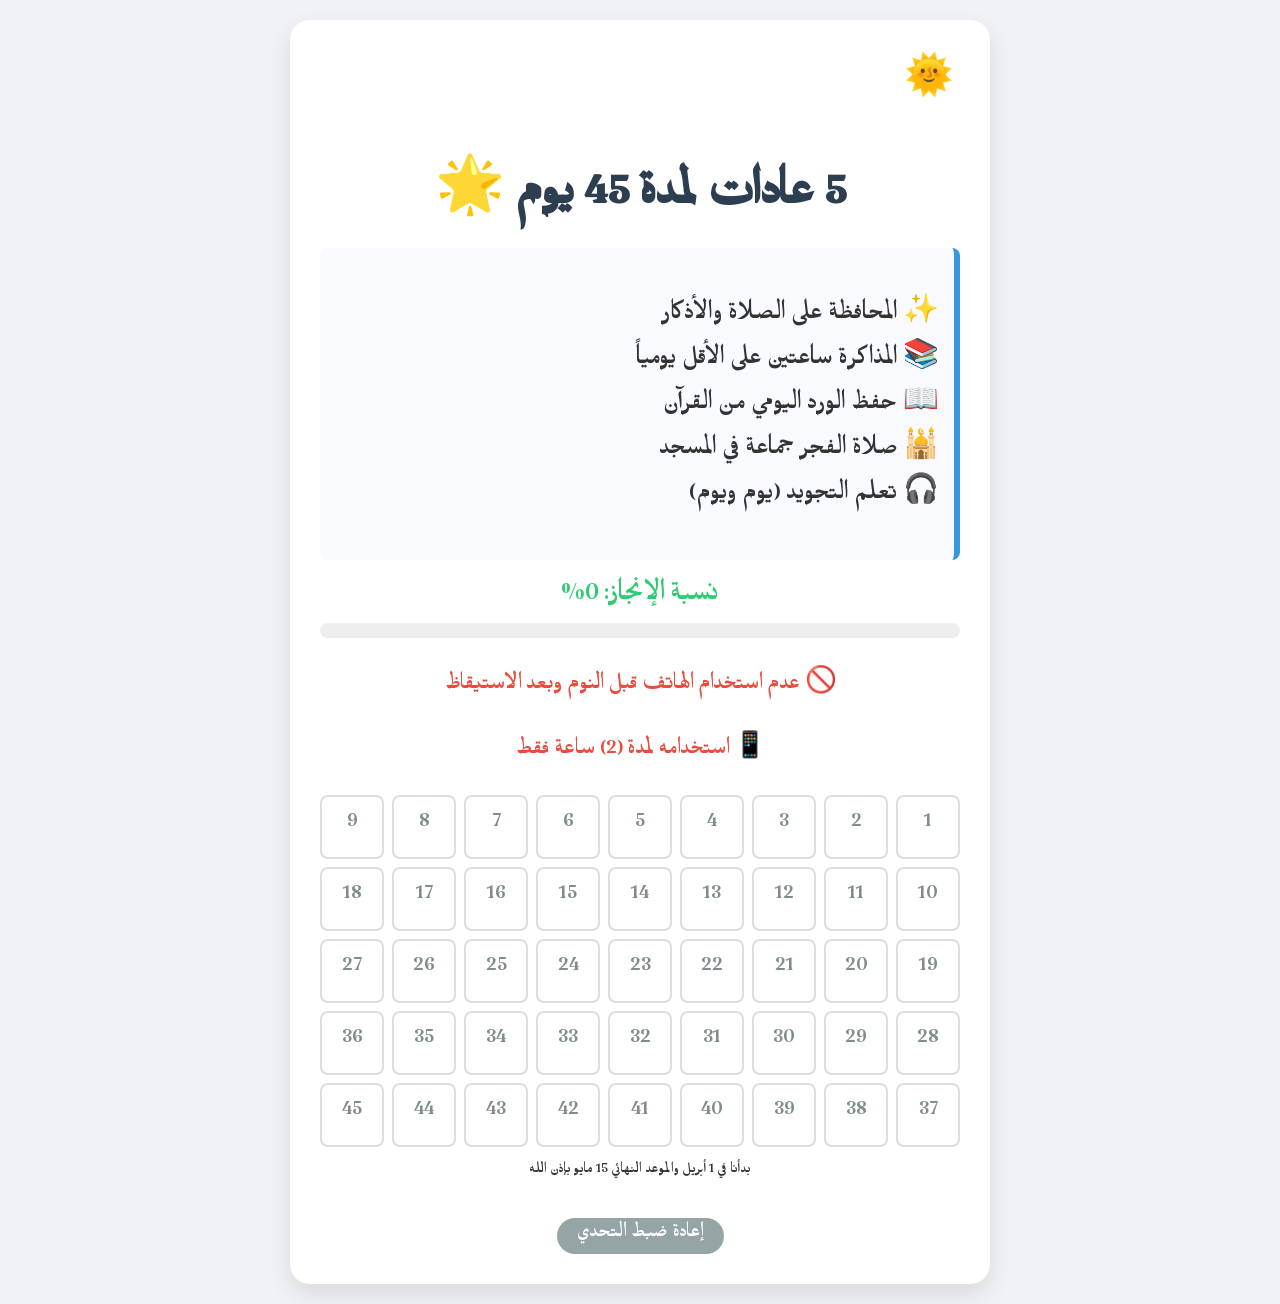
<file: index.htm>
<!DOCTYPE html>
<html lang="ar" dir="rtl">
<head>
    <meta charset="UTF-8">
    <meta name="viewport" content="width=device-width, initial-scale=1.0">
    
    <title>تحدي الـ 45 يوم 🌱 Mohamed</title>
    
    <meta name="keywords" content="تحدي 45 يوم, متتبع عادات, محمد, تطوير الذات, برمجة, 45 days challenge, habit tracker">
    <meta name="description" content="تحدي الـ 45 يوم لتتبع العادات اليومية (صلاة، قرآن، مذاكرة، تجويد) - ابدأ رحلة التغيير الآن مع محمد.">
    
    <meta property="og:title" content="تحدي الـ 45 يوم 🌱">
    <meta property="og:description" content="تابع تقدمي في العادات اليومية على موقعي الخاص.">
    <meta property="og:image" content="https://moham7d2011.github.io/habit-tracker/favicon.png">
    
    <link rel="canonical" href="https://moham7d2011.github.io/habit-tracker/">
    <link rel="sitemap" type="application/xml" title="Sitemap" href="https://moham7d2011.github.io/habit-tracker/sitemap.xml">
    
    <link rel="icon" type="image/svg+xml" href="data:image/svg+xml,%3Csvg xmlns='http://www.w3.org/2000/svg' viewBox='0 0 100 100'%3E%3Ccircle cx='50' cy='50' r='50' fill='%232ecc71'/%3E%3Cpath d='M75 35 45 65 25 45' fill='none' stroke='white' stroke-width='10' stroke-linecap='round' stroke-linejoin='round'/%3E%3C/svg%3E">
    <link rel="apple-touch-icon" href="data:image/svg+xml,%3Csvg xmlns='http://www.w3.org/2000/svg' viewBox='0 0 100 100'%3E%3Ccircle cx='50' cy='50' r='50' fill='%232ecc71'/%3E%3Cpath d='M75 35 45 65 25 45' fill='none' stroke='white' stroke-width='10' stroke-linecap='round' stroke-linejoin='round'/%3E%3C/svg%3E">
    
    <link rel="stylesheet" href="style.css">
</head>
<body class="light-theme"> <div class="container">
        <div class="theme-switcher">
            <button id="themeBtn" onclick="toggleTheme()" class="icon-btn">🌞</button>
        </div>

        <h1>5 عادات لمدة 45 يوم 🌟</h1>
        
        <div class="habits-list">
            <ul>
                <li>✨ المحافظة على الصلاة والأذكار</li>
                <li>📚 المذاكرة ساعتين على الأقل يومياً</li>
                <li>📖 حفظ الورد اليومي من القرآن</li>
                <li>🕌 صلاة الفجر جماعة في المسجد</li>
                <li>🎧 تعلم التجويد (يوم ويوم)</li>
            </ul>
        </div>
        <div id="habitModal" class="modal hidden">
    <div class="modal-content">
        <h3 id="modalTitle">يوم 1</h3>
        <div id="checklist">
        </div>
        <button onclick="closeModal()" class="close-btn">إغلاق</button>
    </div>
</div>

        <div class="progress-container">
            <div class="progress-text">نسبة الإنجاز: <span id="percent">0%</span></div>
            <div class="progress-bar-bg">
                <div class="progress-bar-fill" id="barFill"></div>
            </div>
        </div>

        <div id="rewardMessage" class="reward-message hidden">
            <h2>🎉 تهانينا يا بطل! لقد أنجزت التحدي! 🎉</h2>
            <p>لقد أثبت إرادتك وعزيمتك. جائزتك هي الشعور بالإنجاز العظيم والثقة بالنفس.</p>
            <div class="reward-icon">🏆</div>
        </div>

        <div class="rules">
            <p>🚫 عدم استخدام الهاتف قبل النوم وبعد الاستيقاظ</p>
            <p>📱 استخدامه لمدة (2) ساعة فقط</p>
        </div>

        <div class="grid" id="habitGrid"></div>

        <div class="info">
            <p>بدأنا في 1 أبريل والموعد النهائي 15 مايو بإذن الله</p>
            <button onclick="resetProgress()" class="reset-btn">إعادة ضبط التحدي</button>
        </div>
    </div>


    <script src="script.js"></script>
</body>
</html>
</file>
<file: style.css>
@import url('https://fonts.googleapis.com/css2?family=Katibeh&display=swap');

* {
    font-family: "Katibeh", serif;
    box-sizing: border-box;
}

/* التنسيقات العامة */
body {
    display: flex;
    justify-content: center;
    padding: 20px;
    margin: 0;
    transition: background-color 0.3s ease, color 0.3s ease;
}

.container {
    padding: 30px;
    border-radius: 20px;
    max-width: 700px;
    width: 100%;
    text-align: center;
    transition: background-color 0.3s ease, box-shadow 0.3s ease;
}

h1 { font-size: 3.5rem; margin-bottom: 10px; }

.habits-list {
    text-align: right;
    padding: 15px;
    border-radius: 8px;
    margin-bottom: 20px;
}

.habits-list ul { list-style: none; padding: 0; font-size: 1.8rem; }

/* تنسيق شريط التقدم */
.progress-container { margin-bottom: 25px; }
.progress-text { font-size: 2rem; margin-bottom: 5px; }
.progress-bar-bg {
    height: 15px;
    border-radius: 10px;
    overflow: hidden;
}
.progress-bar-fill {
    height: 100%;
    width: 0%;
    transition: width 0.5s ease;
}

.rules { font-size: 1.6rem; margin-bottom: 20px; }

.grid {
    display: grid;
    grid-template-columns: repeat(9, 1fr);
    gap: 8px;
}

.day-box {
    aspect-ratio: 1;
    border: 2px solid;
    border-radius: 8px;
    display: flex;
    align-items: center;
    justify-content: center;
    font-size: 1.6rem;
    cursor: pointer;
    transition: 0.2s;
}

.day-box.completed {
    background: #2ecc71;
    color: white;
    border-color: #2ecc71;
    box-shadow: 0 4px 8px rgba(46, 204, 113, 0.3);
}

.reset-btn {
    color: white;
    border: none;
    padding: 5px 20px;
    border-radius: 20px;
    font-size: 1.4rem;
    cursor: pointer;
    margin-top: 20px;
}

@media (max-width: 500px) {
    .grid { grid-template-columns: repeat(5, 1fr); }
}

/* زرتغيير المظهر */
.theme-switcher {
    text-align: right;
    margin-bottom: 15px;
}
.icon-btn {
    background: none;
    border: none;
    font-size: 2.5rem;
    cursor: pointer;
}

/* رسالة الجائزة */
.reward-message {
    background-color: #f1c40f; /* لون ذهبي */
    color: #fff;
    padding: 20px;
    border-radius: 15px;
    margin-bottom: 25px;
    border: 3px solid #f39c12;
    transition: opacity 0.5s ease, transform 0.5s ease;
}
.reward-message.hidden {
    opacity: 0;
    transform: translateY(-20px);
    display: none; /* لمنع ظهورها تماماً */
}
.reward-message h2 { font-size: 2.5rem; margin-top: 0; }
.reward-icon { font-size: 4rem; margin-top: 10px; }


/* --- تنسيقات المظهر الفاتح (الافتراضي) --- */
body.light-theme {
    background: #f0f2f5;
    color: #333;
}
body.light-theme .container {
    background: white;
    box-shadow: 0 10px 25px rgba(0,0,0,0.1);
}
body.light-theme h1 { color: #2c3e50; }
body.light-theme .habits-list {
    background: #f8faff;
    border-right: 6px solid #3498db;
}
body.light-theme .progress-text { color: #2ecc71; }
body.light-theme .progress-bar-bg { background: #eee; }
body.light-theme .progress-bar-fill { background: #2ecc71; }
body.light-theme .rules { color: #e74c3c; }
body.light-theme .day-box { border-color: #ddd; color: #7f8c8d; }
body.light-theme .reset-btn { background: #95a5a6; }
body.light-theme .icon-btn { color: #2c3e50; }


/* --- تنسيقات المظهر الداكن (الأسود) --- */
body.dark-theme {
    background: #1a1a1a; /* لون خلفية داكن جداً */
    color: #ecf0f1; /* لون خط فاتح */
}
body.dark-theme .container {
    background: #2c3e50; /* لون خلفية البطاقة */
    box-shadow: 0 10px 25px rgba(0,0,0,0.3);
}
body.dark-theme h1 { color: #ecf0f1; }
body.dark-theme .habits-list {
    background: #34495e;
    border-right: 6px solid #f1c40f; /* لون ذهبي */
}
body.dark-theme .progress-text { color: #f1c40f; }
body.dark-theme .progress-bar-bg { background: #4a5a6a; }
body.dark-theme .progress-bar-fill { background: #f1c40f; }
body.dark-theme .rules { color: #ff6b6b; }
body.dark-theme .day-box { border-color: #6a7a8a; color: #bdc3c7; }
body.dark-theme .reset-btn { background: #6a7a8a; }
body.dark-theme .icon-btn { color: #ecf0f1; }
/* ألوان الحالة الجديدة */
.day-box.perfect { background-color: #2ecc71; color: white; border: none; } /* 4 أو 5 عادات - أخضر */
.day-box.good { background-color: #f1c40f; color: white; border: none; }    /* 3 عادات - أصفر */
.day-box.low { background-color: #e74c3c; color: white; border: none; }     /* 1-2 عادة - أحمر */

/* تنسيق النافذة المنبثقة */
.modal {
    position: fixed;
    top: 0; left: 0; width: 100%; height: 100%;
    background: rgba(0,0,0,0.7);
    display: flex;
    justify-content: center;
    align-items: center;
    z-index: 1000;
}
.modal.hidden { display: none; }

.modal-content {
    background: white;
    padding: 20px;
    border-radius: 15px;
    width: 300px;
    text-align: right;
}

body.dark-theme .modal-content {
    background: #2c3e50;
    color: white;
}

.habit-item {
    display: flex;
    align-items: center;
    gap: 10px;
    margin-bottom: 10px;
    font-size: 1.4rem;
}
.close-btn{
    padding : 15px 20px;
    margin: 0 auto;
    background: #26E4FF;
    color: #fff;
    border: none;
    border-radius: 10%;
    font-size: 25px;
}
#modalTitle{
    font-size: 30px;
    font-weight: 300;
}
</file>
